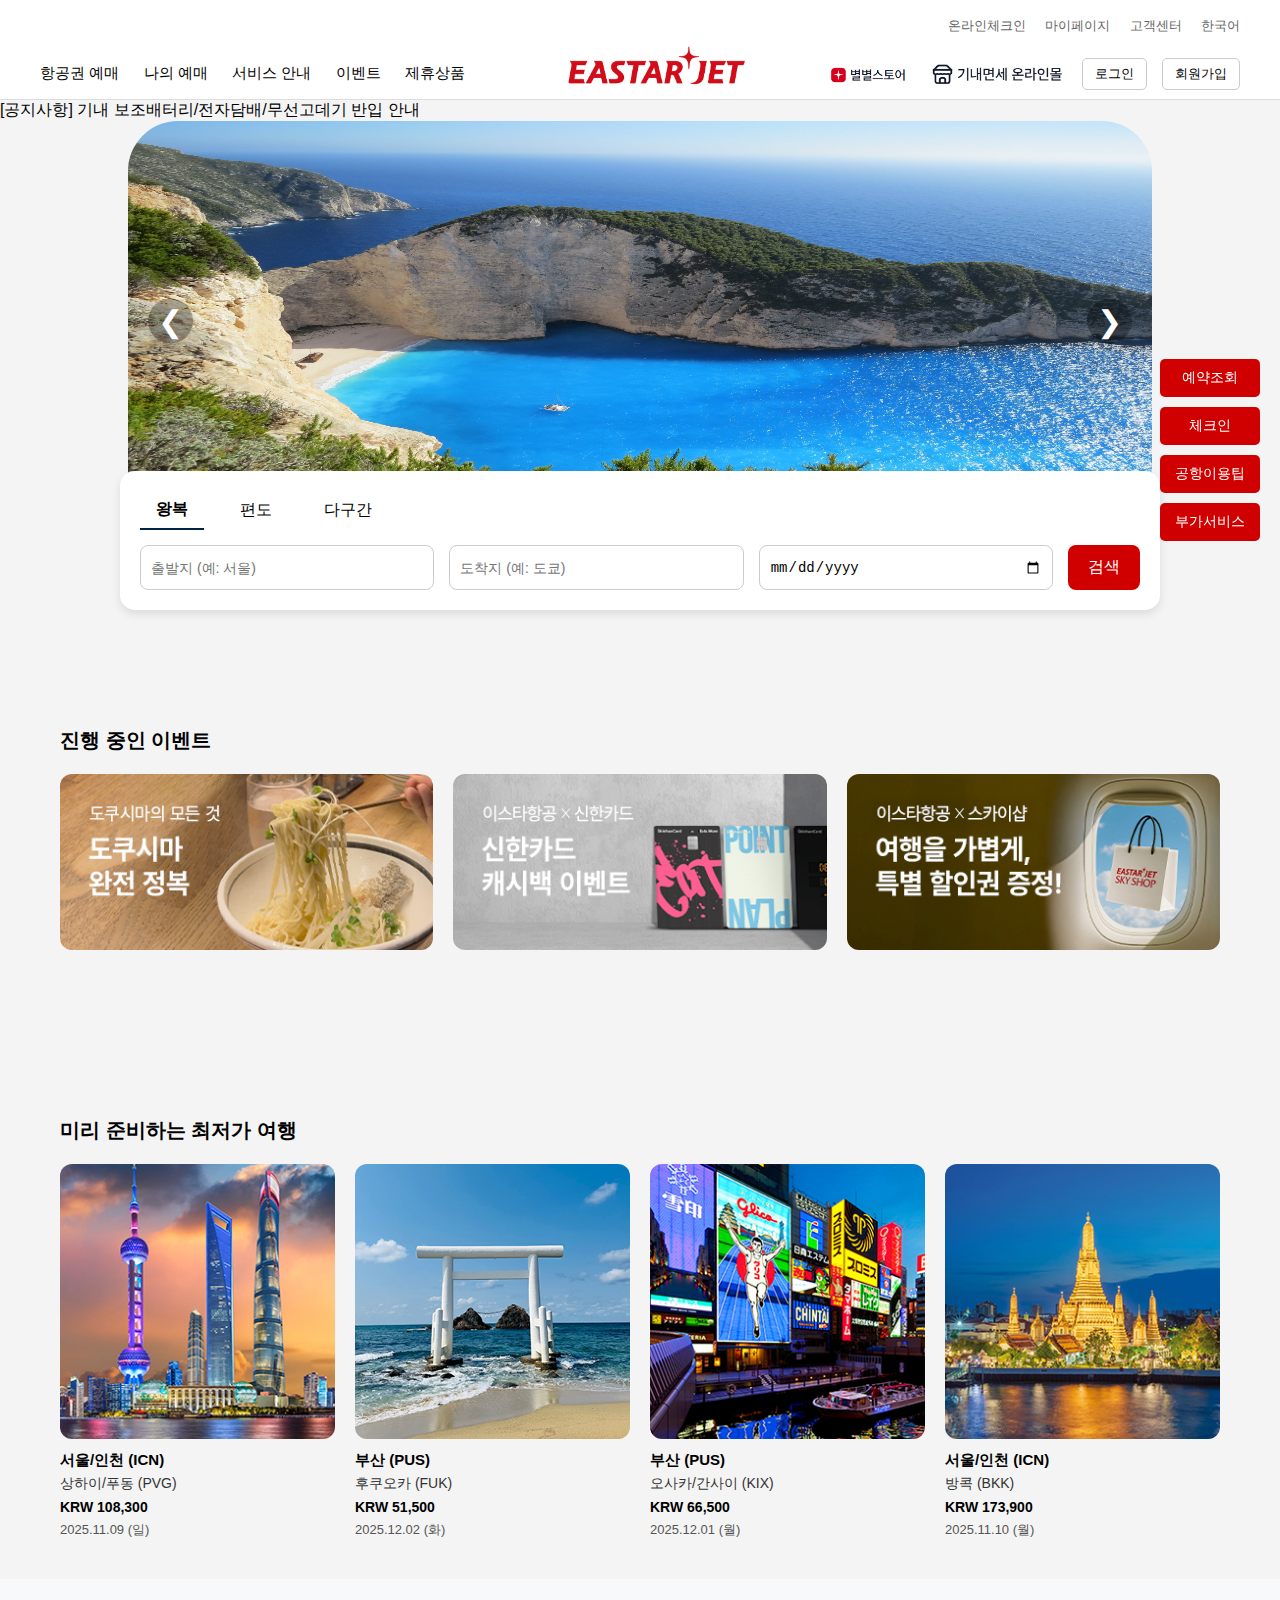
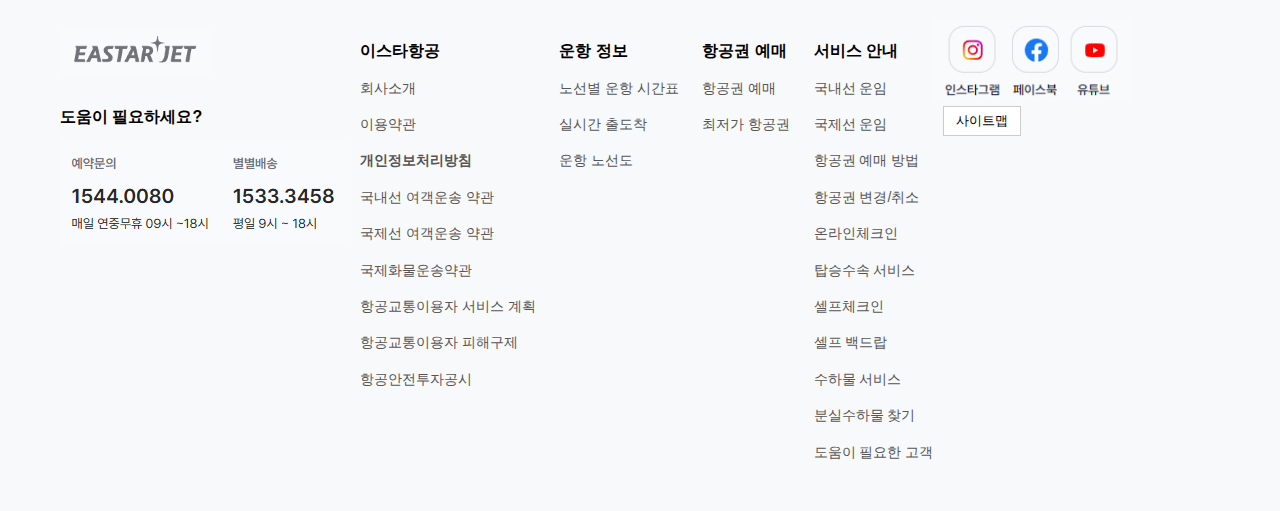
<file: index.html>
<!DOCTYPE html>
<html lang="ko">
<head>
  <meta charset="UTF-8">
    <meta name="viewport" content="width=device-width, initial-scale=1.0">
  <title>이스타 항공</title>
<link rel="stylesheet" href="../css1/common.css">
<link rel="stylesheet" href="../css1/header.css">
<link rel="stylesheet" href="../css1/banner.css">
<link rel="stylesheet" href="../css1/search.css">
<link rel="stylesheet" href="../css1/event.css">
<link rel="stylesheet" href="../css1/trip.css">
<link rel="stylesheet" href="../css1/footer.css">
<link rel="stylesheet" href="../css1/notice.css">
   
</head>
<body>
  <header>
    <!-- 상단 -->
    <div class="top-bar">
      <div class="top-left">
      </div>
      <div class="top-right">
        <span>온라인체크인</span>
        <span>마이페이지</span>
        <span>고객센터</span>
        <span>한국어</span>
      </div>
    </div>
    <!-- 하단 -->
    <div class="bottom-bar">
      <div class="bottom-left">
        <span>항공권 예매</span>
        <span>나의 예매</span>
        <span>서비스 안내</span>
        <span>이벤트</span>
        <span>제휴상품</span>
      </div>
      <div class="bottom-center">
        <a href="index.html">
        <img src="../images/eastar_kor.jpg" alt="가운데 이미지"></a>
      </div>
      <div class="bottom-right">
        <img src="../images/byeol.png" alt="별별스토어">
        <img src="../images/ginae.png" alt="기내면세 온라인몰">
        <button onclick="location.href='login.html'">로그인</button>
        <button onclick="location.href='newhost.html'">회원가입</button>
      </div>
    </div>
  </header>
  
  <!-- 공지사항 -->
  <div class="notice-box">
    <a href="notice.html">
    <span class="notice-label" >[공지사항]</span>
    <span class="notice-text">기내 보조배터리/전자담배/무선고데기 반입 안내</span></a>
  </div>
  

  <!-- 메인 배너 -->
  <div class="banner">
    <img src="../images/beach1.jpg" class="active" alt="배너1">
    <img src="../images/main_1.jpg.jpg" alt="배너2">
    <img src="../images/main_2.png" alt="배너2">

    <div class="arrow left" onclick="prevSlide()">&#10094;</div>
    <div class="arrow right" onclick="nextSlide()">&#10095;</div>

    <div class="pagination" id="pagination">1 / 3</div>

    <!-- 사이드 버튼 -->
    <div class="side-menu">
      <button>예약조회</button>
      <button>체크인</button>
      <button>공항이용팁</button>
      <button>부가서비스</button>
    </div>
  </div>

  <!-- 항공권 검색 박스 -->
  <div class="search-box">
    <div class="tabs">
      <button class="active">왕복</button>
      <button>편도</button>
      <button>다구간</button>
    </div>
    <div class="form">
      <input type="text" placeholder="출발지 (예: 서울)">
      <input type="text" placeholder="도착지 (예: 도쿄)">
      <input type="date">
      <button>검색</button>
    </div>
  </div>

  <script>
    let current = 0;
    const slides = document.querySelectorAll('.banner img');
    const pagination = document.getElementById('pagination');

    function showSlide(index) {
      slides.forEach((slide, i) => {
        slide.classList.toggle('active', i === index);
      });
      pagination.textContent = `${index + 1} / ${slides.length}`;
    }

    function prevSlide() {
      current = (current - 1 + slides.length) % slides.length;
      showSlide(current);
    }

    function nextSlide() {
      current = (current + 1) % slides.length;
      showSlide(current);
    }

    setInterval(nextSlide, 5000);
  </script>

  <!-- 진행 중인 이벤트 -->
  <section>
    <h4>진행 중인 이벤트</h4>
    <div class="event-grid">
      <div class="event-card"><img src="../images/event1.jpg" alt="이벤트 1"></div>
      <div class="event-card"><img src="../images/event2.jpg" alt="이벤트 2"></div>
      <div class="event-card"><img src="../images/event3.jpg" alt="이벤트 3"></div>
    </div>

    <script>
      document.addEventListener("DOMContentLoaded", function () {
      const images = document.querySelectorAll(".event-card img");

      images.forEach(function (img) {
      img.addEventListener("mouseenter", function () {
        img.style.transform = "scale(1.07)";
      });

      img.addEventListener("mouseleave", function () {
        img.style.transform = "scale(1)";
          });
        });
      });
    </script>
  </section>

  <!-- 미리 준비하는 최저가 여행 -->
  <section>
    <h4>미리 준비하는 최저가 여행</h4>
    <div class="trip-grid">
      <div class="trip-card">
        <img src="../images/trip1.jpg" alt="여행지 1">
        <div class="trip-info">
          <div class="country">서울/인천 (ICN)</div>
          <div class="city">상하이/푸동 (PVG)</div>
          <div class="price">KRW 108,300</div>
          <div class="date">2025.11.09 (일)</div>
        </div>
      </div>

      <div class="trip-card">
        <img src="../images/trip2.jpg" alt="여행지 2">
        <div class="trip-info">
          <div class="country">부산 (PUS)</div>
          <div class="city">후쿠오카 (FUK)</div>
          <div class="price">KRW 51,500</div>
          <div class="date">2025.12.02 (화)</div>
        </div>
      </div>

      <div class="trip-card">
        <img src="../images/trip3.jpg" alt="여행지 3">
        <div class="trip-info">
          <div class="country">부산 (PUS)</div>
          <div class="city">오사카/간사이 (KIX)</div>
          <div class="price">KRW 66,500</div>
          <div class="date">2025.12.01 (월)</div>
        </div>
      </div>

      <div class="trip-card">
        <img src="../images/trip4.jpg" alt="여행지 4">
        <div class="trip-info">
          <div class="country">서울/인천 (ICN)</div>
          <div class="city">방콕 (BKK)</div>
          <div class="price">KRW 173,900</div>
          <div class="date">2025.11.10 (월)</div>
        </div>
      </div>
      <script>

      document.addEventListener("DOMContentLoaded", function () {
      const images = document.querySelectorAll(".trip-card img");

      images.forEach(function (img) {
      img.addEventListener("mouseenter", function () {
        img.style.transform = "scale(1.1)";
      });

      img.addEventListener("mouseleave", function () {
        img.style.transform = "scale(1)";
          });
        });
      });
    </script>

    </div>
  </section>

<!-- footer 부분 -->
  <footer id="footer">
  <div class="footer-top">
    <div class="footer-left">
      <div class="top-links">
      </div>
      <div class="logo">
        <img src="../images/f_eastar.png" alt="EASTAR JET">
      </div>
      <div class="help">
        <p>도움이 필요하세요?</p>
        <div class="contact">
          <img src="../images/f_call_png.PNG" alt="예약문의, 별별배송">
        </div>
      </div>
    </div>

    <div class="footer-center">
      <div class="menu-column">
        <h4>이스타항공</h4>
        <p>회사소개</p>
        <p>이용약관</p>
        <p><strong>개인정보처리방침</strong></p>
        <p>국내선 여객운송 약관</p>
        <p>국제선 여객운송 약관</p>
        <p>국제화물운송약관</p>
        <p>항공교통이용자 서비스 계획</p>
        <p>항공교통이용자 피해구제</p>
        <p>항공안전투자공시</p>
      </div>
      <div class="menu-column">
        <h4>운항 정보</h4>
        <p>노선별 운항 시간표</p>
        <p>실시간 출도착</p>
        <p>운항 노선도</p>
      </div>
      <div class="menu-column">
        <h4>항공권 예매</h4>
        <p>항공권 예매</p>
        <p>최저가 항공권</p>
      </div>
      <div class="menu-column">
        <h4>서비스 안내</h4>
        <p>국내선 운임</p>
        <p>국제선 운임</p>
        <p>항공권 예매 방법</p>
        <p>항공권 변경/취소</p>
        <p>온라인체크인</p>
        <p>탑승수속 서비스</p>
        <p>셀프체크인</p>
        <p>셀프 백드랍</p>
        <p>수하물 서비스</p>
        <p>분실수하물 찾기</p>
        <p>도움이 필요한 고객</p>
      </div>
    </div>

    <div class="footer-right">
      <div class="social">
        <img src="../images/f_sns.png" alt="인스타그램"> 
        <button>사이트맵</button>
      </div>
    </div>
  </div>
</footer>
</div>
</body>
</html>
</file>
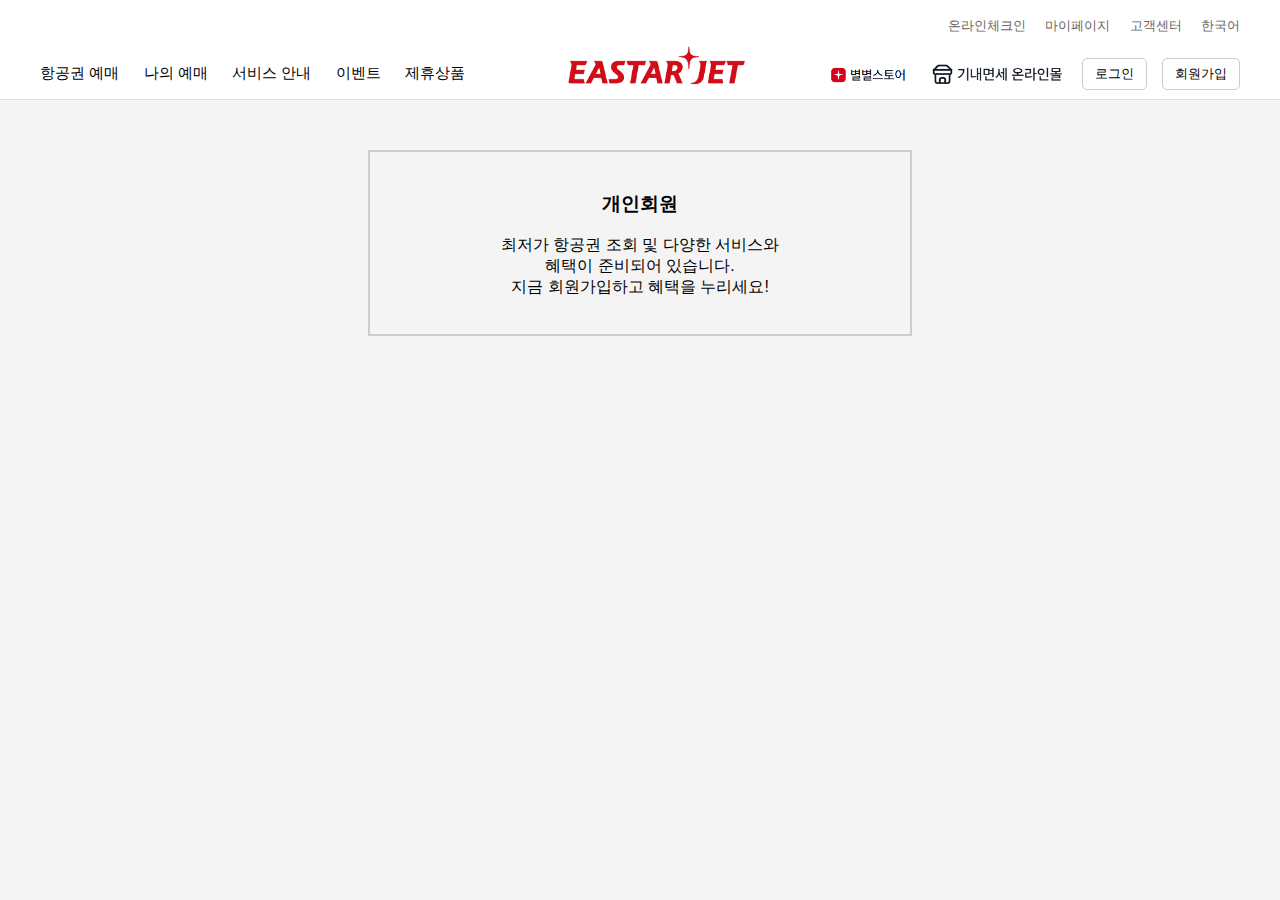
<file: html/newhost.html>
<!DOCTYPE html>
<html lang="ko">
<head>
  <meta charset="UTF-8">
  <meta name="viewport" content="width=device-width, initial-scale=1.0">
  <title>로그인</title>
  <!-- 공통 CSS -->
  <link rel="stylesheet" href="../css1/common.css">
  <!-- 로그인 전용 CSS -->
  <link rel="stylesheet" href="../css1/login.css">
  <link rel="stylesheet" href="../css1/header.css"> 
  <link rel="stylesheet" href="../css1/newhost.css">

</head>
<body>
<!-- 로그인 박스 -->
 <!-- header 기존 내용 유지 -->
  <header>
    <div class="top-bar">
      <div class="top-left">
      </div>
      <div class="top-right">
        <span>온라인체크인</span>
        <span>마이페이지</span>
        <span>고객센터</span>
        <span>한국어</span>
      </div>
    </div>
    <div class="bottom-bar">
      <div class="bottom-left">
        <span>항공권 예매</span>
        <span>나의 예매</span>
        <span>서비스 안내</span>
        <span>이벤트</span>
        <span>제휴상품</span>
      </div>
      <div class="bottom-center">
        <a href="index.html">
        <a href="index.html">
        <img src="../images/eastar_kor.jpg" alt="가운데 이미지"></a>
      </div>
      <div class="bottom-right">
        <img src="../images/byeol.png" alt="별별스토어">
        <img src="../images/ginae.png" alt="기내면세 온라인몰">
        <button>로그인</button>
        <button>회원가입</button>
      </div>
    </div>
  </header>   <!-- (index.html과 동일한 header 내용) -->

  <div class="newhost-box">
      <h3>개인회원</h3>
      <p>
        최저가 항공권 조회 및 다양한 서비스와 <br>
        혜택이 준비되어 있습니다.<br>
        지금 회원가입하고 혜택을 누리세요!
      </p>
  </div>
</file>
<file: css1/common.css>
html {
  margin: 0 auto;
  padding: 0;
  width: 100%;
  height: 100%;
}

body {
  margin: 0;
  font-family: Arial, sans-serif;
  background-color: #f4f4f4;
}
section {
  padding: 40px 60px;
  max-width: 1200px;
  margin: 0 auto;
}
h4 {
  font-size: 20px;
  font-weight: bold;
  margin-bottom: 20px;
}
button {
  cursor: pointer;
}
</file>
<file: css1/header.css>
header {
  width: 100%;
  border-bottom: 1px solid #ddd;
  height: 100px;              /* 기존 90px → 살짝 키움 */
  padding: 0 40px;
  box-sizing: border-box;
  overflow: hidden;
  background-color: white;
  display: flex;
  flex-direction: column;
  justify-content: center;
}

/* 위, 아래 바 높이 고정 */
.top-bar, .bottom-bar {
  display: flex;
  justify-content: space-between;
  align-items: center;
  height: 48px;               /* 살짝 키워서 여유 */
  padding: 0;
}

/* 로고 이미지 */
.top-left img {
  width: 150px;
  height: 60px;
  object-fit: contain;
}

/* 상단 텍스트 살짝 줄임 */
.top-right span {
  margin-left: 15px;
  font-size: 13px;           /* 14px → 13px */
  color: #666;
  cursor: pointer;
}

/* 하단 메뉴 텍스트 */
.bottom-left span {
  margin-right: 20px;
  font-size: 15px;           /* 16px → 15px */
  cursor: pointer;
}

/* 가운데 이미지 */
.bottom-center img {
  height: 70px;
  max-height: 100px;
  object-fit: scale-down;
  width: auto;
}

/* 오른쪽 아이콘과 버튼 */
.bottom-right {
  display: flex;
  align-items: center;
  gap: 15px;
}

.bottom-right img {
  height: 30px;
  cursor: pointer;
}

.bottom-right button {
  padding: 6px 12px;
  border: 1px solid #ccc;
  border-radius: 5px;
  background-color: #fff;
  font-size: 13px;           /* 14px → 13px */
  cursor: pointer;
}

.bottom-right button:hover {
  background-color: #f5f5f5;
}
</file>
<file: css1/banner.css>
.banner {
  margin: 0 auto;
  position: relative;
  width: 80%;
  height: 400px;
  overflow: hidden;
}
.banner img {
  width: 100%;
  height: 100%;
  object-fit: fill;
  display: none;
  border-radius: 50px;
  
}
.banner img.active { display: block; }

.arrow {
  position: absolute;
  top: 50%;
  transform: translateY(-50%);
  font-size: 30px;
  color: white;
  background: rgba(0,0,0,0.3);
  border-radius: 50%;
  padding: 5px 10px;
  cursor: pointer;
  user-select: none;
}
.arrow.left { left: 20px; }
.arrow.right { right: 20px; }

.pagination {
  position: absolute;
  bottom: 15px;
  right: 20px;
  color: white;
  background: rgba(0,0,0,0.4);
  padding: 5px 10px;
  border-radius: 10px;
  font-size: 14px;
}

/* 사이드 메뉴 전체 위치 - 스크롤 따라 움직이게 fixed */
.side-menu {
  position: fixed;          /* 화면 고정 */
  top: 50%;                 /* 세로 중앙 */
  right: 20px;              /* 오른쪽 여백 */
  transform: translateY(-50%); /* 세로 중앙 맞춤 */
  display: flex;
  flex-direction: column;
  gap: 10px;
  z-index: 1000;            /* 다른 요소보다 위에 표시 */
}

/* 버튼 스타일 */
.side-menu button {
  padding: 10px 15px;
  background-color: #d00000;
  color: white;
  border: none;
  border-radius: 5px;
  cursor: pointer;
  text-align: center;
  font-size: 14px;
  transition: background-color 0.5s, transform 0.5s; /* 부드러운 효과 */
}

/* 버튼 호버 효과 */
.side-menu button:hover {
  background-color: #0056b3;
  transform: scale(1.1); /* 살짝 커지는 효과 */
}
</file>
<file: css1/search.css>
.search-box {
  position: relative;
  top: -50px;
  margin: 0 auto;
  background: white;
  border-radius: 15px;
  padding: 20px;
  width: 80%;
  max-width: 1000px;
  box-shadow: 0 4px 10px rgba(0,0,0,0.1);
}
.tabs {
  display: flex;
  gap: 20px;
  margin-bottom: 15px;
}
.tabs button {
  background: none;
  border: none;
  font-size: 16px;
  padding: 8px 16px;
}
.tabs button.active {
  border-bottom: 2px solid #002244;
  font-weight: bold;
}
.form {
  display: flex;
  gap: 15px;
  flex-wrap: wrap;
}
.form input, .form select {
  flex: 1;
  padding: 10px;
  border: 1px solid #ccc;
  border-radius: 8px;
  font-size: 14px;
}
.form button {
  padding: 12px 20px;
  background: #d00000;
  color: white;
  border: none;
  border-radius: 8px;
  font-size: 16px;
}
</file>
<file: css1/event.css>
.event-grid {
  display: grid;
  grid-template-columns: repeat(3, 1fr);
  gap: 20px;
  margin-bottom: 60px;
}
.event-card img {
  width: 100%;
  border-radius: 12px;
  display: block;
  transition: transform 0.3s ease;
}
</file>
<file: css1/trip.css>
.trip-grid {
  display: grid;
  grid-template-columns: repeat(4, 1fr);
  gap: 20px;
}
.trip-card img {
  width: 100%;
  border-radius: 12px;
  display: block;
  margin-bottom: 10px;
  transition: transform 0.3s ease;
}
.trip-info {
  display: flex;
  flex-direction: column;
  align-items: flex-start;
  gap: 4px;
  font-size: 14px;
  line-height: 1.4;
}
.event-card {
  overflow: fixed;
}
.trip-info .country { font-weight: bold; font-size: 15px; }
.trip-info .city { color: #333; }
.trip-info .price { color: #000; font-weight: bold; }
.trip-info .date { color: #555; font-size: 13px; }
</file>
<file: css1/footer.css>
#footer {
  width: 100%;
  background-color: #f8f9fb;
  padding: 40px 60px;
  display: flex;
  justify-content: space-between;
  box-sizing: border-box;
  position: relative;
}
.footer-top { display: flex; width: 100%; }
.footer-left { flex: 1; }
.footer-left .top-links span {
  margin-right: 20px;
  font-size: 14px;
  color: #333;
}
.footer-left .logo img {
  margin: 10px 0;
  width: 150px;
}
.footer-left .help p {
  font-weight: bold;
  margin-bottom: 10px;
}
.footer-left .contact img { margin-right: 15px; }
.footer-center {
  flex: 2;
  display: flex;
  justify-content: space-between;
}
.menu-column h4 {
  margin-bottom: 15px;
  font-size: 16px;
  font-weight: bold;
}
.menu-column p {
  margin-bottom: 8px;
  font-size: 14px;
  color: #555;
}
.footer-right {
  flex: 1;
  display: flex;
  flex-direction: column;
  align-items: flex-end;
}
.footer-right .social img { width: 200px; margin-right: 10px; }
.footer-right .social button {
  margin-left: 10px;
  padding: 5px 12px;
  border: 1px solid #ccc;
  background-color: #fff;
}
.footer-right .right-buttons {
  margin-top: 20px;
  display: flex;
  flex-direction: column;
  gap: 10px;
}
.footer-right .right-buttons button {
  padding: 8px 15px;
  border: none;
  background-color: #2c3e50;
  color: #fff;
  border-radius: 5px;
}
</file>
<file: css1/notice.css>
/* 전체 컨테이너 가운데 정렬 */
.container {
  text-align: center;
  padding: 40px 20px;
}

/* 이미지 가운데 정렬 */
.container .text img {
  display: block;
  margin: 20px auto;
  max-width: 90%;
  height: auto;
}

/* 안내 문구 영역 아래 여백 */
.notice-info {
  margin-bottom: 20px;
}

.notice-box a {
  text-decoration: none;
  color: inherit;
}

/* ol 리스트 중앙 정렬 + 숫자와 텍스트 균형있게 */
.notice-info ol {
  display: inline-block;          /* 블록이지만 부모에서 중앙 정렬 가능 */
  text-align: left;               /* 내부 텍스트는 왼쪽 정렬 */
  list-style-position: inside;   /* 숫자가 텍스트와 한 줄에 표시됨 */
  padding-left: 1em;              /* 숫자와 텍스트 사이 적당한 간격 */
  margin: 0 auto 20px auto;       /* 위, 아래 여백 조정 및 중앙 정렬 */
  max-width: 600px;               /* 너비 제한 - 필요에 따라 조정 */
  font-size: 16px;
  line-height: 1.6;
}

/* 리스트 항목 간 간격 */
.notice-info ol li {
  margin: 8px 0;
}

/* 강조 텍스트 */
.red {
  color: red;
  font-weight: bold;
  white-space: nowrap; /* 줄바꿈 방지 */
}

/* 제목 */
.NT {
  font-size: 1.5em;
  font-weight: bold;
  margin-bottom: 15px;
}

/* 일반 문단 */
p {
  line-height: 1.6;
}
</file>
<file: css1/login.css>
.login-container {
  display: flex;
  justify-content: center;
  align-items: center;
  min-height: calc(100vh - 120px);
}
.login-box {
  background: #fff;
  border-radius: 15px;
  box-shadow: 0 4px 12px rgba(0,0,0,0.15);
  width: 360px;
  padding: 30px 40px;
  text-align: center;
}
.login-box h2 {
  margin-bottom: 25px;
  font-size: 24px;
  font-weight: bold;
  color: #333;
}
.login-box input {
  width: 90%;
  padding: 12px 15px;
  margin-bottom: 15px;
  border: 1px solid #ccc;
  border-radius: 8px;
  font-size: 14px;
}
.login-box button {
  width: 100%;
  padding: 12px;
  border: none;
  border-radius: 8px;
  font-size: 16px;
  margin-bottom: 10px;
}
.login-btn { background-color: #d00000; color: #fff; }
.login-box .easy-login {
  border: 1px solid #d00000;
  color: #d00000;
  background: #fff;
  font-weight: bold;
}
.login-box .links {
  margin-top: 15px;
  font-size: 14px;
  color: #666;
}
.login-box .links span {
  margin: 0 5px;
  text-decoration: underline;
  cursor: pointer;
}
</file>
<file: css1/newhost.css>
.newhost-box{
    border: 2px solid #ccc;
    padding: 20px 20px;
    text-align: center;
    width: 500px;
    margin: 50px auto;
}
</file>
